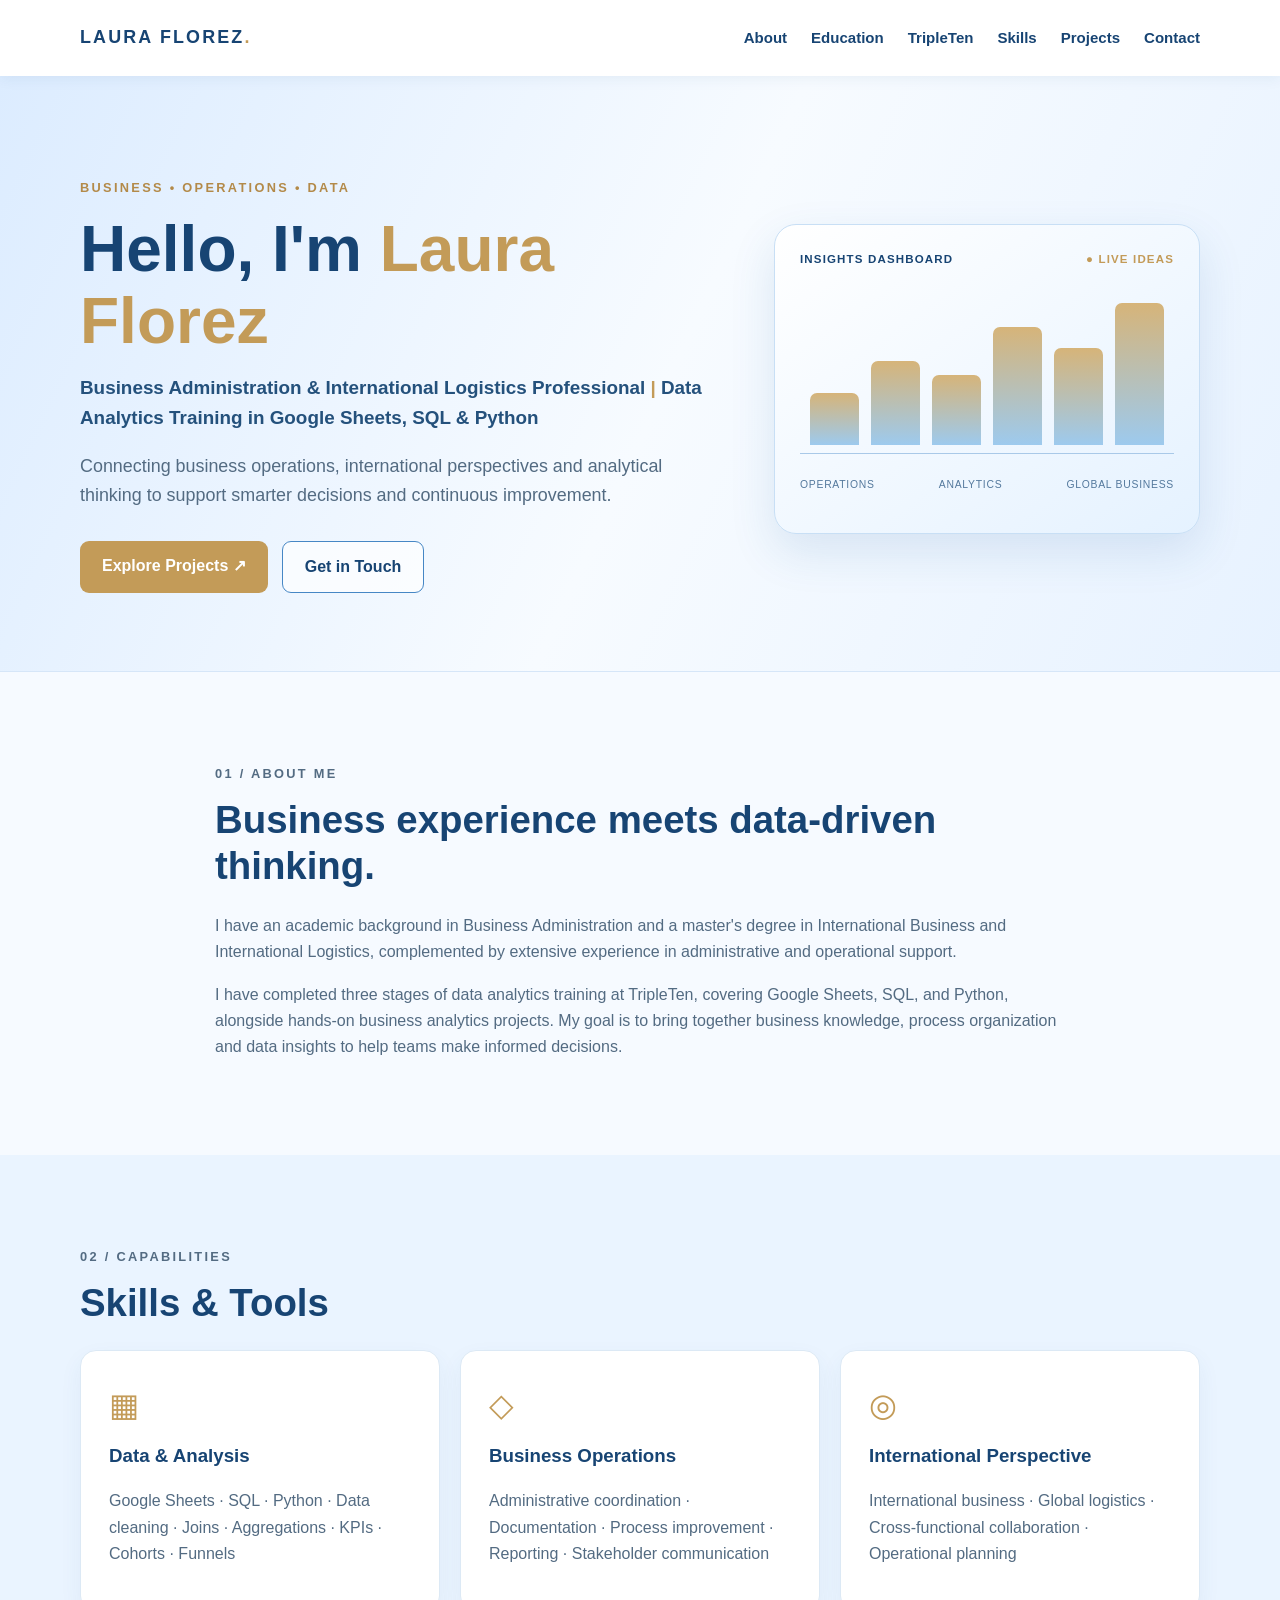
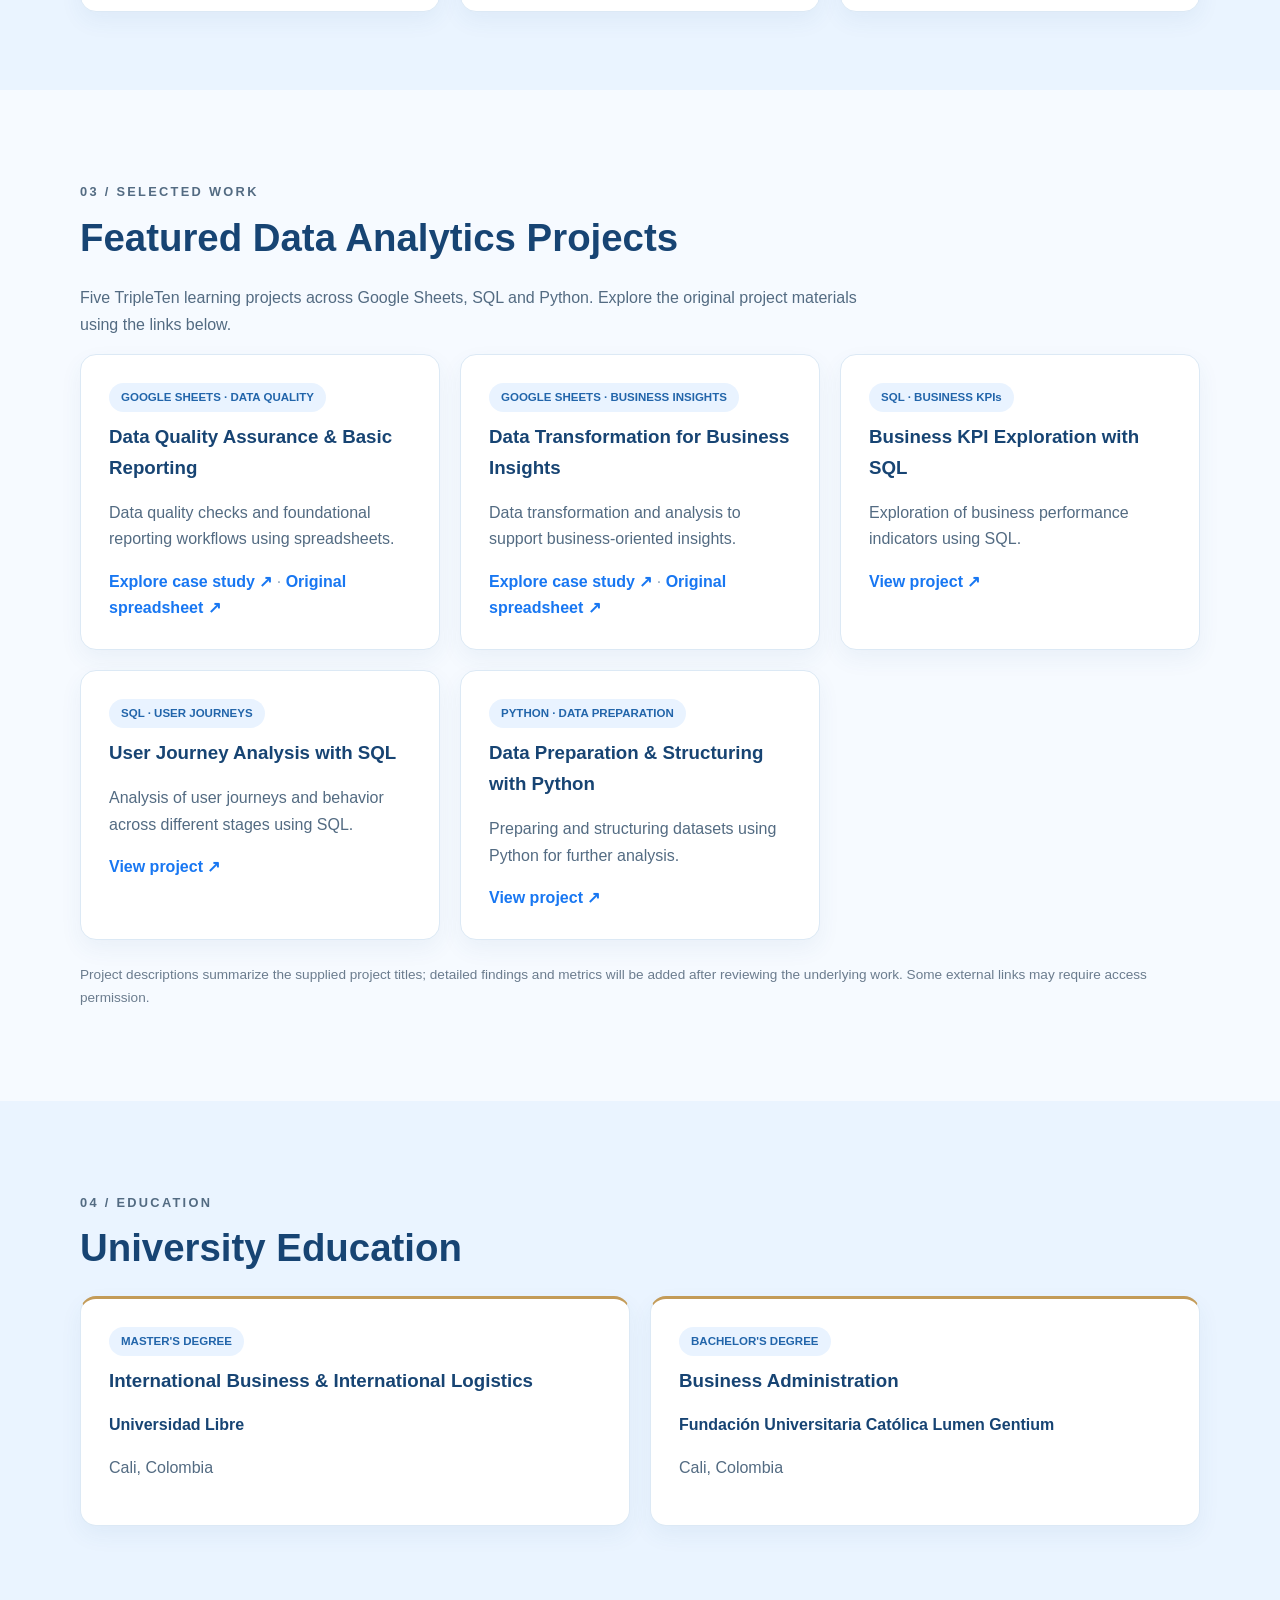
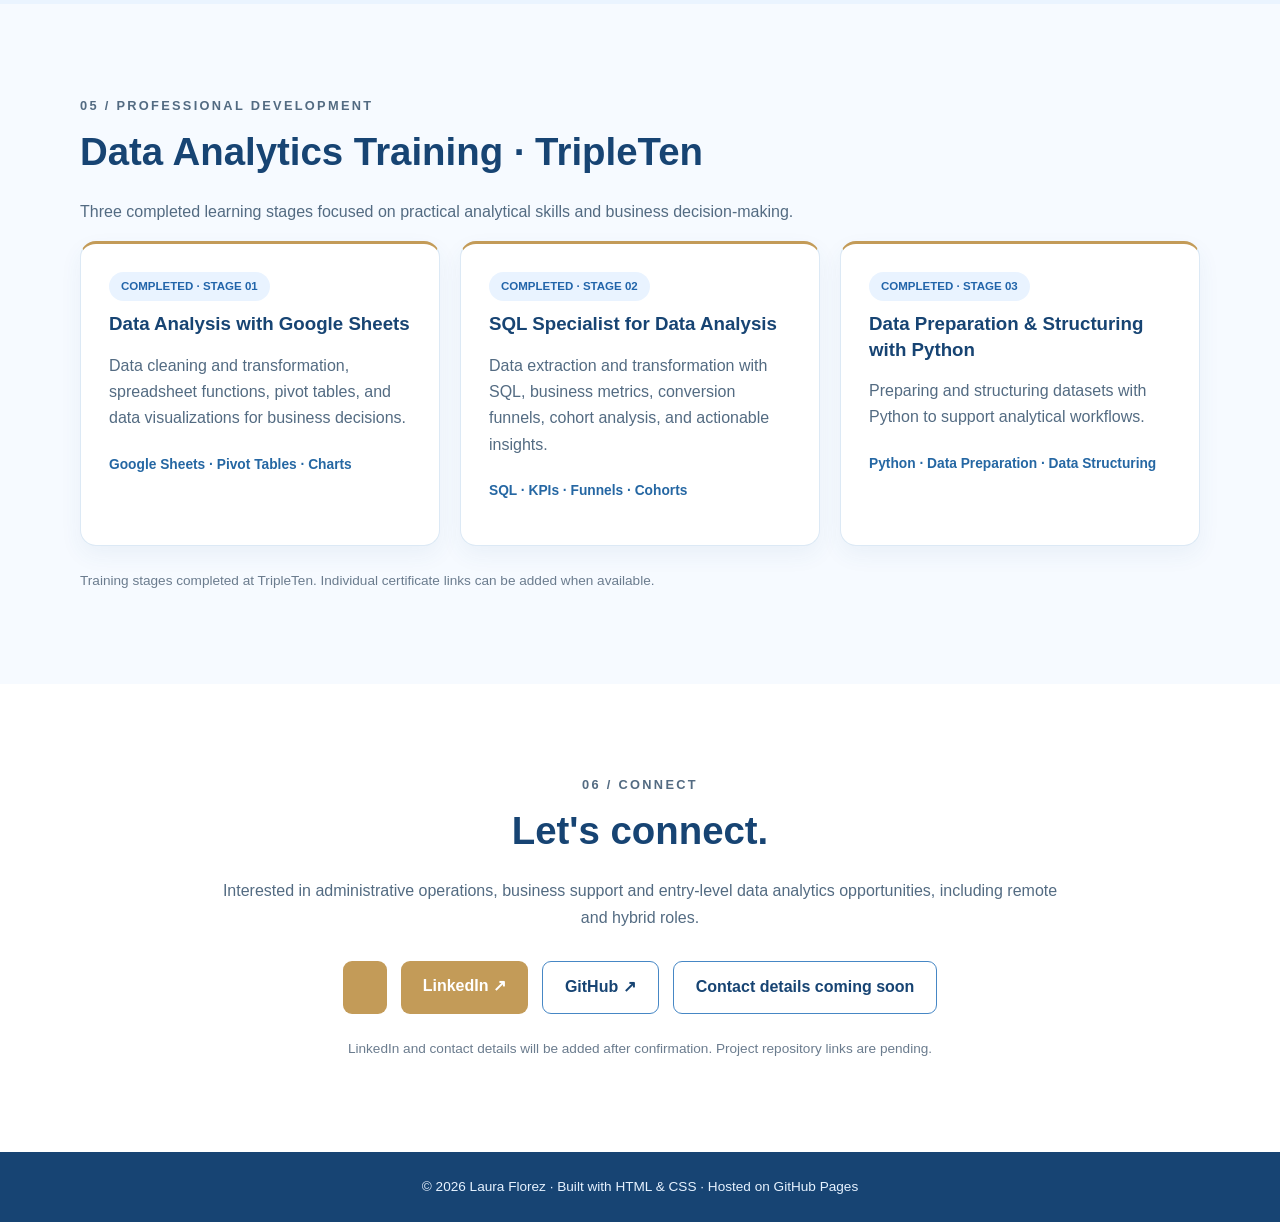
<file: index.html>
<!DOCTYPE html>
<html lang="en">
<head>
  <meta charset="UTF-8" />
  <meta name="viewport" content="width=device-width, initial-scale=1" />
  <meta name="description" content="Professional portfolio in business administration, international logistics and data analytics." />
  <title>Laura Florez | Business Administration, Logistics & Data Analytics</title>
  <link rel="stylesheet" href="styles.css" />
</head>
<body>
  <header class="site-header">
    <nav class="nav container" aria-label="Main navigation">
      <a class="brand" href="#home">LAURA FLOREZ<span>.</span></a>
      <button class="menu-toggle" aria-expanded="false" aria-controls="nav-links" aria-label="Toggle navigation">☰</button>
      <div class="nav-links" id="nav-links">
        <a href="#about">About</a><a href="#education">Education</a><a href="#training">TripleTen</a><a href="#skills">Skills</a><a href="#projects">Projects</a><a href="#contact">Contact</a>
      </div>
    </nav>
  </header>
  <main>
    <section class="hero" id="home">
      <div class="container hero-grid">
        <div>
          <p class="eyebrow">BUSINESS • OPERATIONS • DATA</p>
          <h1>Hello, I'm <span class="gold">Laura Florez</span></h1>
          <h2>Business Administration & International Logistics Professional <span class="separator">|</span> Data Analytics Training in Google Sheets, SQL & Python</h2>
          <p class="lead">Connecting business operations, international perspectives and analytical thinking to support smarter decisions and continuous improvement.</p>
          <div class="actions"><a class="btn primary" href="#projects">Explore Projects ↗</a><a class="btn outline" href="#contact">Get in Touch</a></div>
        </div>
        <div class="hero-art" aria-label="Decorative analytics illustration">
          <div class="art-label">INSIGHTS DASHBOARD <span>● LIVE IDEAS</span></div>
          <div class="chart-bars" aria-hidden="true"><i style="height:34%"></i><i style="height:55%"></i><i style="height:46%"></i><i style="height:78%"></i><i style="height:64%"></i><i style="height:94%"></i></div>
          <div class="art-footer"><span>OPERATIONS</span><span>ANALYTICS</span><span>GLOBAL BUSINESS</span></div>
        </div>
      </div>
    </section>
    <section class="section" id="about"><div class="container narrow"><p class="eyebrow">01 / ABOUT ME</p><h2>Business experience meets data-driven thinking.</h2><p>I have an academic background in Business Administration and a master's degree in International Business and International Logistics, complemented by extensive experience in administrative and operational support.</p><p>I have completed three stages of data analytics training at TripleTen, covering Google Sheets, SQL, and Python, alongside hands-on business analytics projects. My goal is to bring together business knowledge, process organization and data insights to help teams make informed decisions.</p></div></section>
    <section class="section muted" id="skills"><div class="container"><p class="eyebrow">02 / CAPABILITIES</p><h2>Skills & Tools</h2><div class="cards three"><article class="card"><div class="symbol">▦</div><h3>Data & Analysis</h3><p>Google Sheets · SQL · Python · Data cleaning · Joins · Aggregations · KPIs · Cohorts · Funnels</p></article><article class="card"><div class="symbol">◇</div><h3>Business Operations</h3><p>Administrative coordination · Documentation · Process improvement · Reporting · Stakeholder communication</p></article><article class="card"><div class="symbol">◎</div><h3>International Perspective</h3><p>International business · Global logistics · Cross-functional collaboration · Operational planning</p></article></div></div></section>
    <section class="section" id="projects"><div class="container"><p class="eyebrow">03 / SELECTED WORK</p><h2>Featured Data Analytics Projects</h2><p class="section-intro">Five TripleTen learning projects across Google Sheets, SQL and Python. Explore the original project materials using the links below.</p><div class="cards three"><article class="card project"><span class="tag">GOOGLE SHEETS · DATA QUALITY</span><h3>Data Quality Assurance & Basic Reporting</h3><p>Data quality checks and foundational reporting workflows using spreadsheets.</p><a href="project-01.html">Explore case study ↗</a> <span class="project-separator"> · </span><a href="https://docs.google.com/spreadsheets/d/11XRhuISqxcXRchN7dpdIYk6GBSbbOtST/edit?usp=edit" target="_blank" rel="noopener noreferrer">Original spreadsheet ↗</a></article><article class="card project"><span class="tag">GOOGLE SHEETS · BUSINESS INSIGHTS</span><h3>Data Transformation for Business Insights</h3><p>Data transformation and analysis to support business-oriented insights.</p><a href="project-02.html">Explore case study ↗</a> <span class="project-separator"> · </span><a href="https://docs.google.com/spreadsheets/d/1bOqhrLAzeNGHW8TFW4hsB2z8_8GACl3E7jQmsMnUe9U/edit?usp=edit" target="_blank" rel="noopener noreferrer">Original spreadsheet ↗</a></article><article class="card project"><span class="tag">SQL · BUSINESS KPIs</span><h3>Business KPI Exploration with SQL</h3><p>Exploration of business performance indicators using SQL.</p><a href="https://docs.google.com/spreadsheets/d/1y5FAKw8uwq8NyGco3hAxqrmJAXDMZsDulTSN2XrCa5k/edit?usp=edit" target="_blank" rel="noopener noreferrer">View project ↗</a></article><article class="card project"><span class="tag">SQL · USER JOURNEYS</span><h3>User Journey Analysis with SQL</h3><p>Analysis of user journeys and behavior across different stages using SQL.</p><a href="https://docs.google.com/spreadsheets/d/1R__r_tLXyisZ5pubGoo0KHd0pVHHopxL3mhI_1UdwvY/edit?usp=edit" target="_blank" rel="noopener noreferrer">View project ↗</a></article><article class="card project"><span class="tag">PYTHON · DATA PREPARATION</span><h3>Data Preparation & Structuring with Python</h3><p>Preparing and structuring datasets using Python for further analysis.</p><a href="https://tripleten.com/proxy/pierce/trainers/workspace/shares/e52d116f-dc6b-4842-b9d7-1b195aa86907%3A200190285%3Adata-analyst/archive" target="_blank" rel="noopener noreferrer">View project ↗</a></article></div><p class="small-note">Project descriptions summarize the supplied project titles; detailed findings and metrics will be added after reviewing the underlying work. Some external links may require access permission.</p></div></section>
    <section class="section muted" id="education"><div class="container"><p class="eyebrow">04 / EDUCATION</p><h2>University Education</h2><div class="cards education-grid"><article class="card degree"><span class="tag">MASTER'S DEGREE</span><h3>International Business &amp; International Logistics</h3><p class="institution">Universidad Libre</p><p>Cali, Colombia</p></article><article class="card degree"><span class="tag">BACHELOR'S DEGREE</span><h3>Business Administration</h3><p class="institution">Fundación Universitaria Católica Lumen Gentium</p><p>Cali, Colombia</p></article></div></div></section>
    <section class="section" id="training"><div class="container"><p class="eyebrow">05 / PROFESSIONAL DEVELOPMENT</p><h2>Data Analytics Training · TripleTen</h2><p class="section-intro">Three completed learning stages focused on practical analytical skills and business decision-making.</p><div class="cards three"><article class="card training"><span class="tag">COMPLETED · STAGE 01</span><h3>Data Analysis with Google Sheets</h3><p>Data cleaning and transformation, spreadsheet functions, pivot tables, and data visualizations for business decisions.</p><p class="skill-line">Google Sheets · Pivot Tables · Charts</p></article><article class="card training"><span class="tag">COMPLETED · STAGE 02</span><h3>SQL Specialist for Data Analysis</h3><p>Data extraction and transformation with SQL, business metrics, conversion funnels, cohort analysis, and actionable insights.</p><p class="skill-line">SQL · KPIs · Funnels · Cohorts</p></article><article class="card training"><span class="tag">COMPLETED · STAGE 03</span><h3>Data Preparation &amp; Structuring with Python</h3><p>Preparing and structuring datasets with Python to support analytical workflows.</p><p class="skill-line">Python · Data Preparation · Data Structuring</p></article></div><p class="small-note">Training stages completed at TripleTen. Individual certificate links can be added when available.</p></div></section>
    <section class="section contact" id="contact"><div class="container narrow"><p class="eyebrow">06 / CONNECT</p><h2>Let's connect.</h2><p>Interested in administrative operations, business support and entry-level data analytics opportunities, including remote and hybrid roles.</p><div class="actions"><a class="btn primary" href="#contact" target="_blank" rel="noopener noreferrer"><a class="btn primary" href="https://www.linkedin.com/in/laura-florez-2352391b7/" target="_blank" rel="noopener noreferrer">LinkedIn ↗</a></a><a class="btn outline dark-outline" href="https://github.com/lauraflorezTECH" target="_blank" rel="noopener noreferrer">GitHub ↗</a><a class="btn outline dark-outline" href="#contact">Contact details coming soon</a></div><p class="small-note">LinkedIn and contact details will be added after confirmation. Project repository links are pending.</p></div></section>
  </main>
  <footer><div class="container">© <span id="year"></span> Laura Florez · Built with HTML & CSS · Hosted on GitHub Pages</div></footer>
  <script src="script.js"></script>
</body>
</html>
</file>
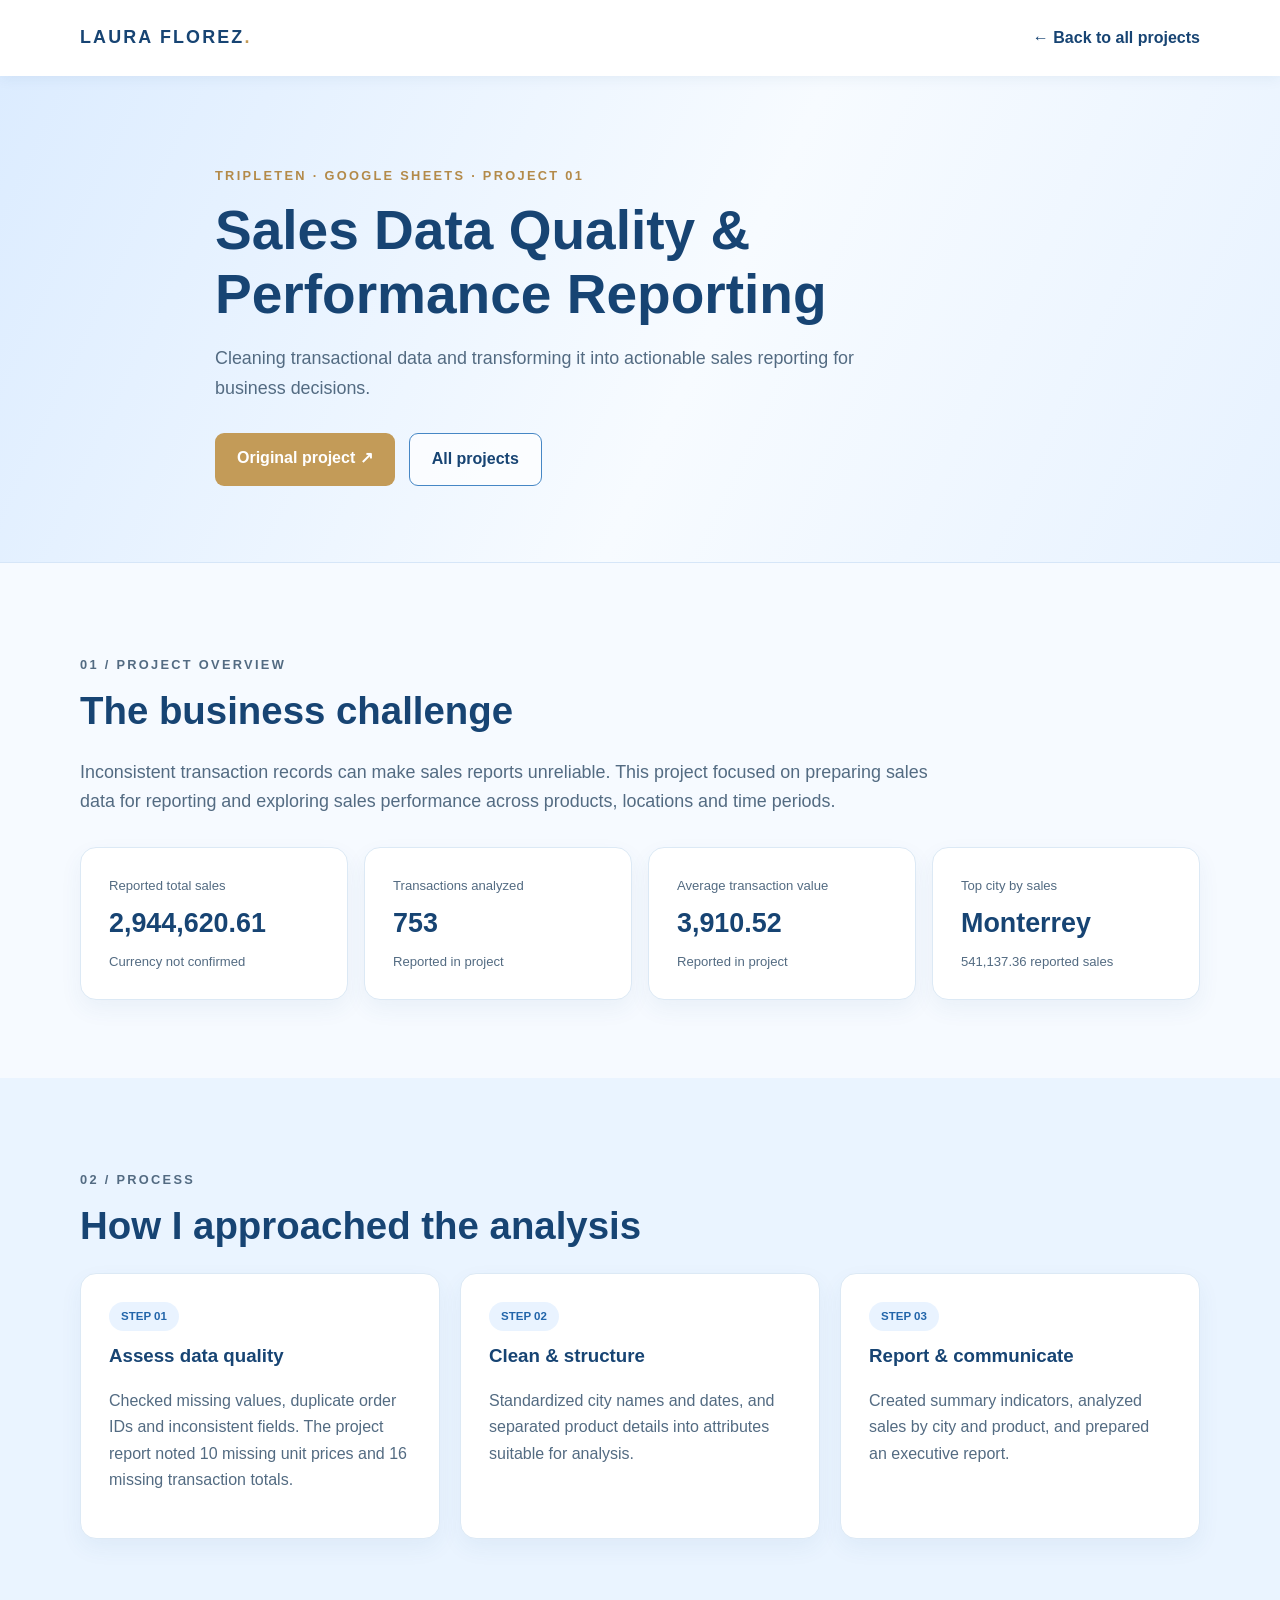
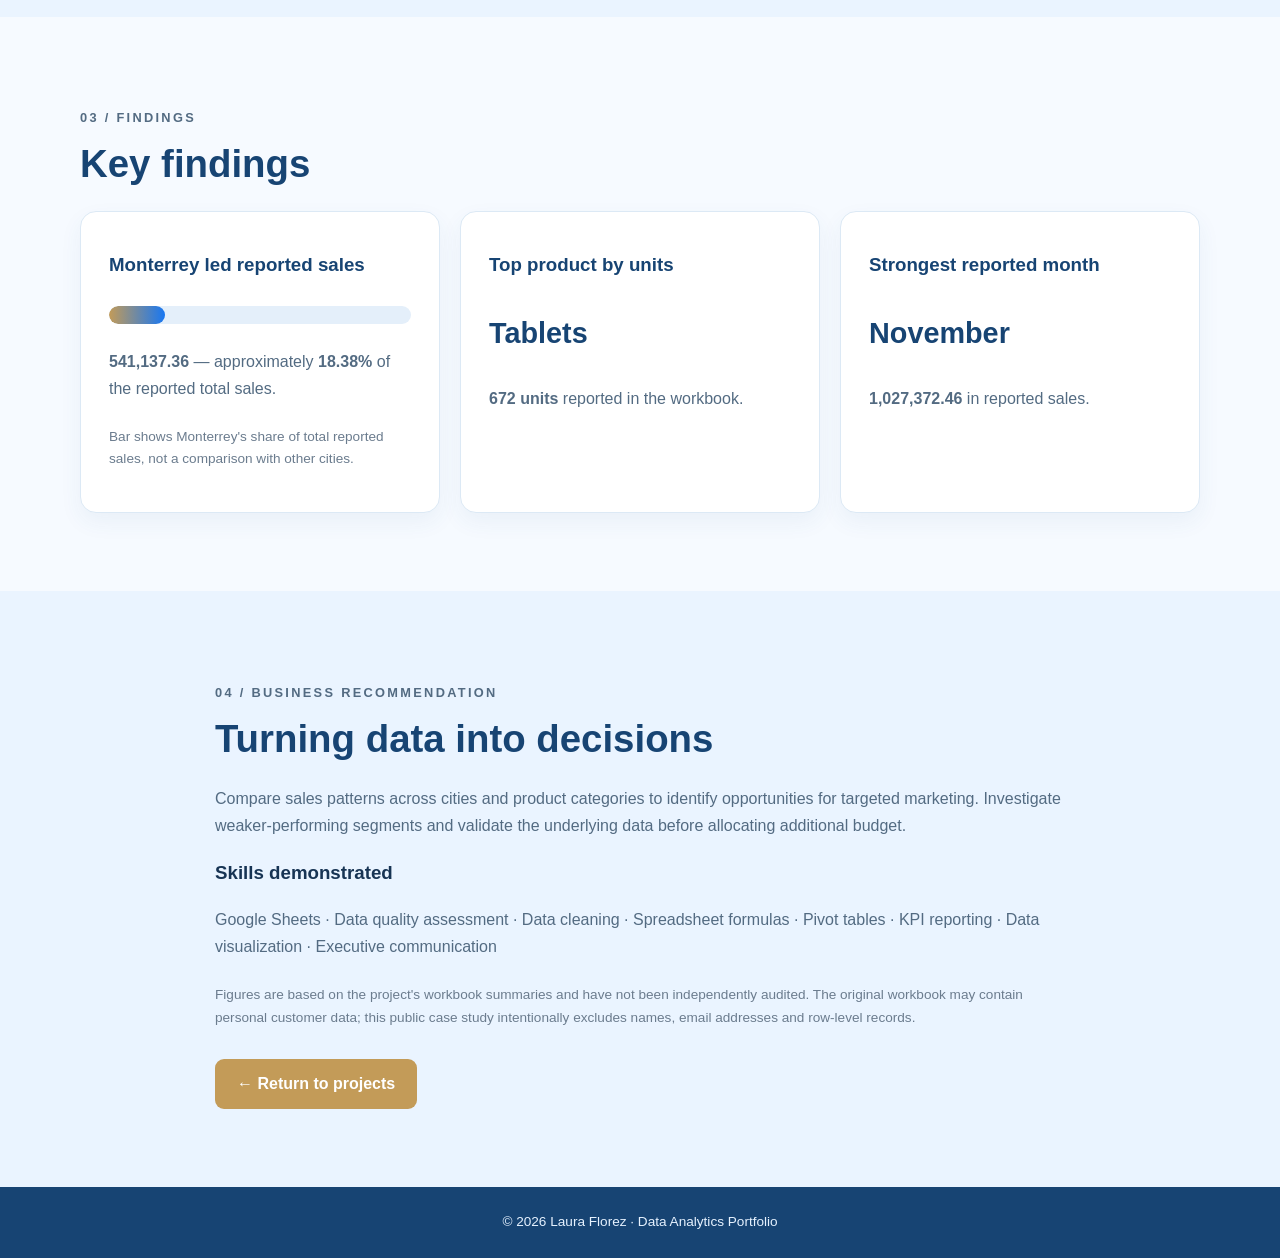
<file: project-01.html>
<!DOCTYPE html>
<html lang="en">
<head>
<meta charset="UTF-8"><meta name="viewport" content="width=device-width, initial-scale=1">
<meta name="description" content="Laura Florez's Google Sheets sales data quality and reporting case study.">
<title>Project 01 | Sales Data Quality & Performance Reporting — Laura Florez</title>
<link rel="stylesheet" href="styles.css">
</head>
<body>
<header class="site-header"><nav class="nav container" aria-label="Main navigation">
<a class="brand" href="index.html#home">LAURA FLOREZ<span>.</span></a>
<a class="case-back" href="index.html#projects">← Back to all projects</a>
</nav></header>
<main>
<section class="case-hero"><div class="container narrow">
<p class="eyebrow">TRIPLETEN · GOOGLE SHEETS · PROJECT 01</p>
<h1>Sales Data Quality &amp; Performance Reporting</h1>
<p class="lead">Cleaning transactional data and transforming it into actionable sales reporting for business decisions.</p>
<div class="actions"><a class="btn primary" href="https://docs.google.com/spreadsheets/d/11XRhuISqxcXRchN7dpdIYk6GBSbbOtST/edit?usp=edit" target="_blank" rel="noopener noreferrer">Original project ↗</a><a class="btn outline" href="index.html#projects">All projects</a></div>
</div></section>
<section class="section"><div class="container">
<p class="eyebrow">01 / PROJECT OVERVIEW</p><h2>The business challenge</h2>
<p class="case-copy">Inconsistent transaction records can make sales reports unreliable. This project focused on preparing sales data for reporting and exploring sales performance across products, locations and time periods.</p>
<div class="case-kpis">
<div class="card case-kpi"><span>Reported total sales</span><strong>2,944,620.61</strong><small>Currency not confirmed</small></div>
<div class="card case-kpi"><span>Transactions analyzed</span><strong>753</strong><small>Reported in project</small></div>
<div class="card case-kpi"><span>Average transaction value</span><strong>3,910.52</strong><small>Reported in project</small></div>
<div class="card case-kpi"><span>Top city by sales</span><strong>Monterrey</strong><small>541,137.36 reported sales</small></div>
</div></div></section>
<section class="section muted"><div class="container"><p class="eyebrow">02 / PROCESS</p><h2>How I approached the analysis</h2>
<div class="cards three">
<article class="card"><span class="tag">STEP 01</span><h3>Assess data quality</h3><p>Checked missing values, duplicate order IDs and inconsistent fields. The project report noted 10 missing unit prices and 16 missing transaction totals.</p></article>
<article class="card"><span class="tag">STEP 02</span><h3>Clean &amp; structure</h3><p>Standardized city names and dates, and separated product details into attributes suitable for analysis.</p></article>
<article class="card"><span class="tag">STEP 03</span><h3>Report &amp; communicate</h3><p>Created summary indicators, analyzed sales by city and product, and prepared an executive report.</p></article>
</div></div></section>
<section class="section"><div class="container"><p class="eyebrow">03 / FINDINGS</p><h2>Key findings</h2>
<div class="case-findings">
<div class="card"><h3>Monterrey led reported sales</h3><div class="case-bar"><span style="width:18.38%"></span></div><p><strong>541,137.36</strong> — approximately <strong>18.38%</strong> of the reported total sales.</p><p class="small-note">Bar shows Monterrey's share of total reported sales, not a comparison with other cities.</p></div>
<div class="card"><h3>Top product by units</h3><p class="case-emphasis">Tablets</p><p><strong>672 units</strong> reported in the workbook.</p></div>
<div class="card"><h3>Strongest reported month</h3><p class="case-emphasis">November</p><p><strong>1,027,372.46</strong> in reported sales.</p></div>
</div></div></section>
<section class="section muted"><div class="container narrow"><p class="eyebrow">04 / BUSINESS RECOMMENDATION</p><h2>Turning data into decisions</h2>
<p>Compare sales patterns across cities and product categories to identify opportunities for targeted marketing. Investigate weaker-performing segments and validate the underlying data before allocating additional budget.</p>
<h3>Skills demonstrated</h3><p>Google Sheets · Data quality assessment · Data cleaning · Spreadsheet formulas · Pivot tables · KPI reporting · Data visualization · Executive communication</p>
<p class="small-note">Figures are based on the project's workbook summaries and have not been independently audited. The original workbook may contain personal customer data; this public case study intentionally excludes names, email addresses and row-level records.</p>
<div class="actions"><a class="btn primary" href="index.html#projects">← Return to projects</a></div>
</div></section>
</main>
<footer><div class="container">© <span id="year"></span> Laura Florez · Data Analytics Portfolio</div></footer>
<script src="script.js"></script>
</body></html>
</file>
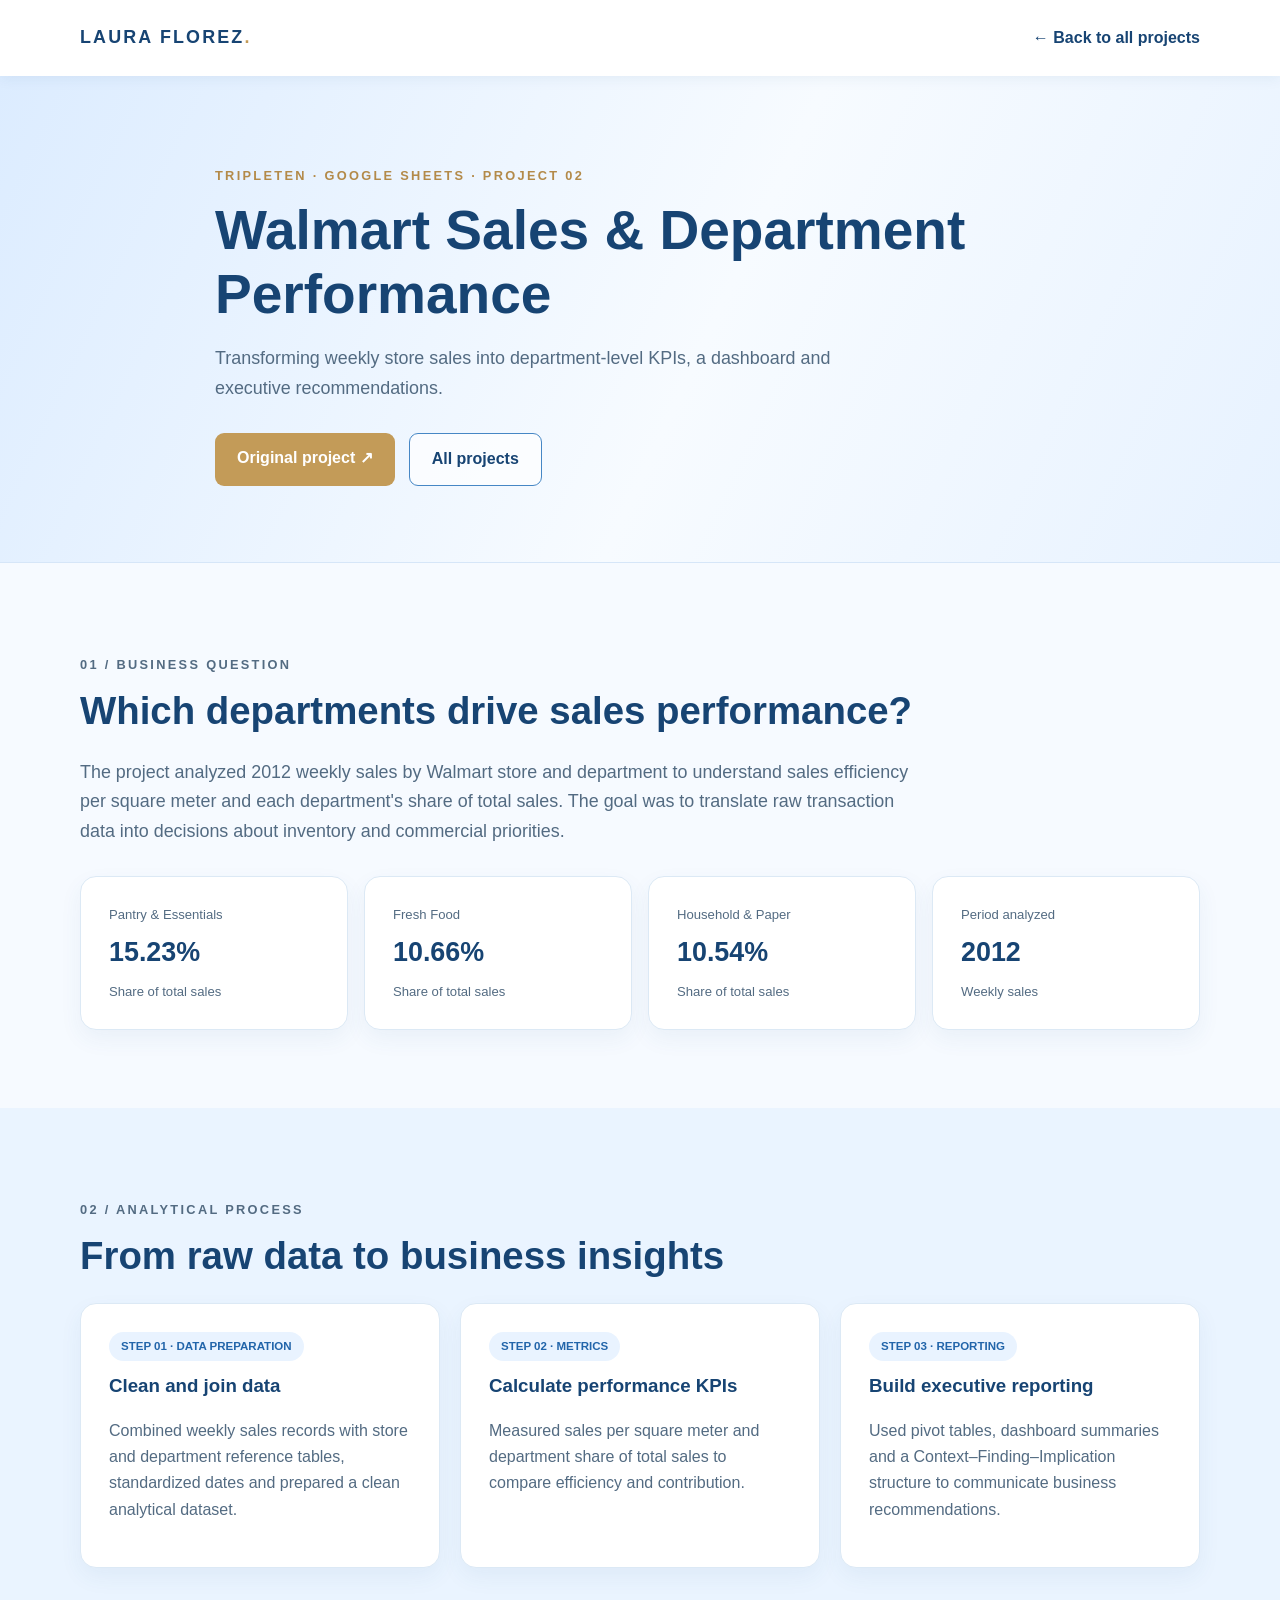
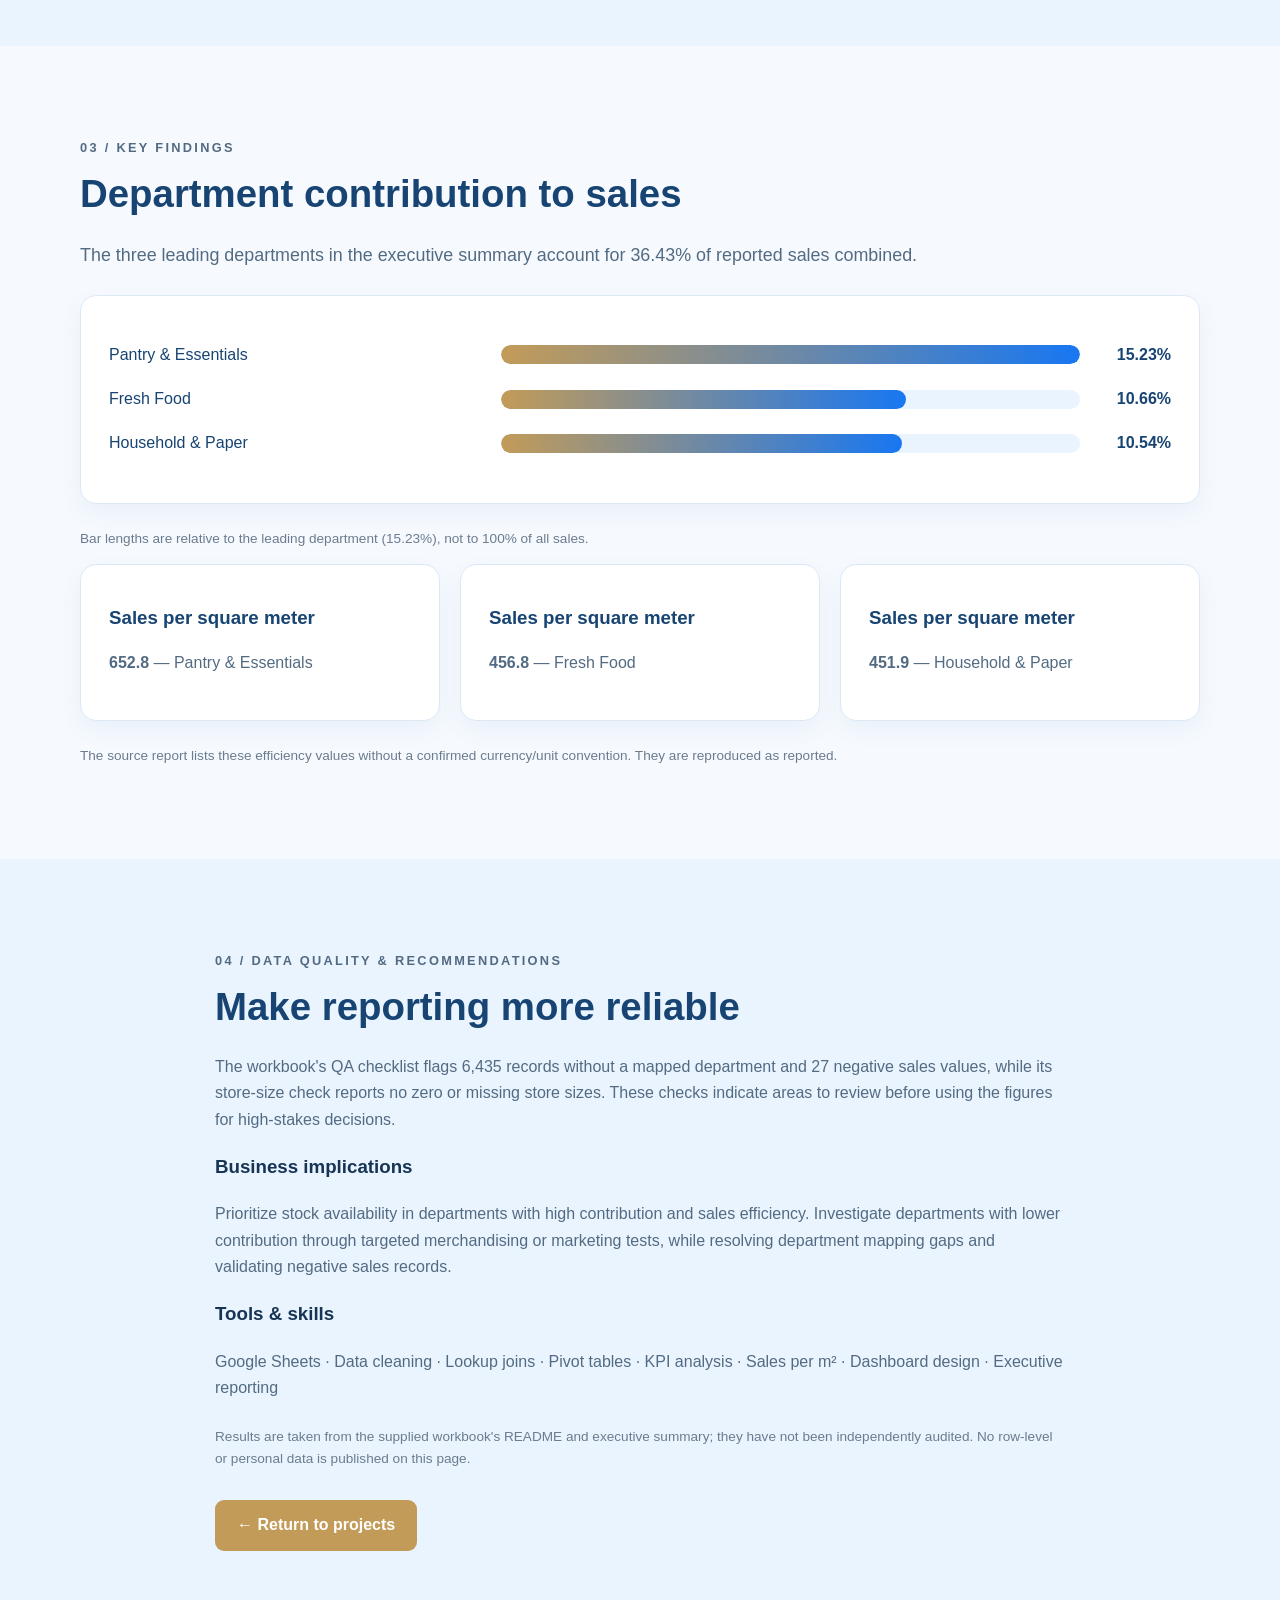
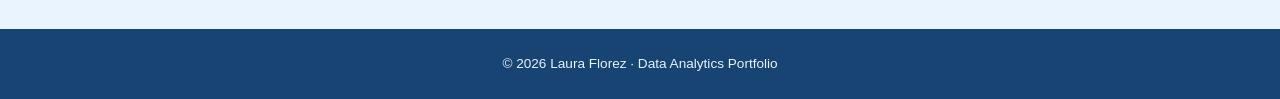
<file: project-02.html>
<!DOCTYPE html>
<html lang="en"><head><meta charset="UTF-8"><meta name="viewport" content="width=device-width, initial-scale=1"><meta name="description" content="Walmart department sales analysis and executive insights using Google Sheets by Laura Florez."><title>Project 02 | Walmart Sales & Department Performance — Laura Florez</title><link rel="stylesheet" href="styles.css"></head>
<body><header class="site-header"><nav class="nav container" aria-label="Main navigation"><a class="brand" href="index.html#home">LAURA FLOREZ<span>.</span></a><a class="case-back" href="index.html#projects">← Back to all projects</a></nav></header>
<main><section class="case-hero"><div class="container narrow"><p class="eyebrow">TRIPLETEN · GOOGLE SHEETS · PROJECT 02</p><h1>Walmart Sales &amp; Department Performance</h1><p class="lead">Transforming weekly store sales into department-level KPIs, a dashboard and executive recommendations.</p><div class="actions"><a class="btn primary" href="https://docs.google.com/spreadsheets/d/1bOqhrLAzeNGHW8TFW4hsB2z8_8GACl3E7jQmsMnUe9U/edit?usp=edit" target="_blank" rel="noopener noreferrer">Original project ↗</a><a class="btn outline" href="index.html#projects">All projects</a></div></div></section>
<section class="section"><div class="container"><p class="eyebrow">01 / BUSINESS QUESTION</p><h2>Which departments drive sales performance?</h2><p class="case-copy">The project analyzed 2012 weekly sales by Walmart store and department to understand sales efficiency per square meter and each department's share of total sales. The goal was to translate raw transaction data into decisions about inventory and commercial priorities.</p><div class="case-kpis"><div class="card case-kpi"><span>Pantry &amp; Essentials</span><strong>15.23%</strong><small>Share of total sales</small></div><div class="card case-kpi"><span>Fresh Food</span><strong>10.66%</strong><small>Share of total sales</small></div><div class="card case-kpi"><span>Household &amp; Paper</span><strong>10.54%</strong><small>Share of total sales</small></div><div class="card case-kpi"><span>Period analyzed</span><strong>2012</strong><small>Weekly sales</small></div></div></div></section>
<section class="section muted"><div class="container"><p class="eyebrow">02 / ANALYTICAL PROCESS</p><h2>From raw data to business insights</h2><div class="cards three"><article class="card"><span class="tag">STEP 01 · DATA PREPARATION</span><h3>Clean and join data</h3><p>Combined weekly sales records with store and department reference tables, standardized dates and prepared a clean analytical dataset.</p></article><article class="card"><span class="tag">STEP 02 · METRICS</span><h3>Calculate performance KPIs</h3><p>Measured sales per square meter and department share of total sales to compare efficiency and contribution.</p></article><article class="card"><span class="tag">STEP 03 · REPORTING</span><h3>Build executive reporting</h3><p>Used pivot tables, dashboard summaries and a Context–Finding–Implication structure to communicate business recommendations.</p></article></div></div></section>
<section class="section"><div class="container"><p class="eyebrow">03 / KEY FINDINGS</p><h2>Department contribution to sales</h2><p class="case-copy">The three leading departments in the executive summary account for 36.43% of reported sales combined.</p><div class="case-chart" role="img" aria-label="Department sales share: Pantry and Essentials 15.23 percent, Fresh Food 10.66 percent, Household and Paper 10.54 percent."><div class="case-chart-row"><span>Pantry &amp; Essentials</span><div class="case-track"><i style="width:100%"></i></div><strong>15.23%</strong></div><div class="case-chart-row"><span>Fresh Food</span><div class="case-track"><i style="width:70%"></i></div><strong>10.66%</strong></div><div class="case-chart-row"><span>Household &amp; Paper</span><div class="case-track"><i style="width:69.2%"></i></div><strong>10.54%</strong></div></div><p class="small-note">Bar lengths are relative to the leading department (15.23%), not to 100% of all sales.</p><div class="cards three"><article class="card"><h3>Sales per square meter</h3><p><strong>652.8</strong> — Pantry &amp; Essentials</p></article><article class="card"><h3>Sales per square meter</h3><p><strong>456.8</strong> — Fresh Food</p></article><article class="card"><h3>Sales per square meter</h3><p><strong>451.9</strong> — Household &amp; Paper</p></article></div><p class="small-note">The source report lists these efficiency values without a confirmed currency/unit convention. They are reproduced as reported.</p></div></section>
<section class="section muted"><div class="container narrow"><p class="eyebrow">04 / DATA QUALITY &amp; RECOMMENDATIONS</p><h2>Make reporting more reliable</h2><p>The workbook's QA checklist flags 6,435 records without a mapped department and 27 negative sales values, while its store-size check reports no zero or missing store sizes. These checks indicate areas to review before using the figures for high-stakes decisions.</p><h3>Business implications</h3><p>Prioritize stock availability in departments with high contribution and sales efficiency. Investigate departments with lower contribution through targeted merchandising or marketing tests, while resolving department mapping gaps and validating negative sales records.</p><h3>Tools &amp; skills</h3><p>Google Sheets · Data cleaning · Lookup joins · Pivot tables · KPI analysis · Sales per m² · Dashboard design · Executive reporting</p><p class="small-note">Results are taken from the supplied workbook's README and executive summary; they have not been independently audited. No row-level or personal data is published on this page.</p><div class="actions"><a class="btn primary" href="index.html#projects">← Return to projects</a></div></div></section></main>
<footer><div class="container">© <span id="year"></span> Laura Florez · Data Analytics Portfolio</div></footer><script src="script.js"></script></body></html>
</file>
<file: styles.css>
:root{--blue:#1877f2;--navy:#174473;--sky:#eaf4ff;--gold:#c39b58;--ink:#173454;--muted:#536b82;--white:#fff}*{box-sizing:border-box}html{scroll-behavior:smooth}body{margin:0;font-family:Arial,Helvetica,sans-serif;color:var(--ink);background:#f6faff;line-height:1.65}a{color:var(--blue)}.container{width:min(1120px,92%);margin:auto}.site-header{position:sticky;top:0;background:#fff;box-shadow:0 2px 14px #12477512;z-index:10}.nav{display:flex;align-items:center;justify-content:space-between;min-height:76px;gap:24px}.brand{font-size:1.12rem;letter-spacing:.12em;font-weight:800;color:var(--navy);text-decoration:none}.brand span,.gold,.separator{color:var(--gold)}.nav-links{display:flex;gap:24px}.nav-links a{text-decoration:none;color:var(--navy);font-size:.94rem;font-weight:600}.nav-links a:hover{color:var(--blue)}.menu-toggle{display:none;border:0;background:none;font-size:1.7rem;color:var(--navy)}.hero{background:linear-gradient(115deg,#dcecff 0%,#f7fbff 52%,#e7f2ff 100%);padding:88px 0 78px;border-bottom:1px solid #d6e6f8}.hero-grid{display:grid;grid-template-columns:1.2fr .8fr;align-items:center;gap:55px}.eyebrow{font-size:.8rem;letter-spacing:.18em;font-weight:800;color:#b38a49}.hero h1{font-size:clamp(2.6rem,5vw,4.4rem);line-height:1.12;margin:16px 0;color:var(--navy)}.hero h2{font-size:1.18rem;font-weight:600;line-height:1.6;color:#24517c}.lead{font-size:1.12rem;color:var(--muted);max-width:650px}.actions{display:flex;flex-wrap:wrap;gap:14px;margin-top:30px}.btn{display:inline-block;padding:12px 22px;border-radius:9px;font-weight:700;text-decoration:none;transition:transform .2s,box-shadow .2s}.btn:hover{transform:translateY(-2px);box-shadow:0 6px 18px #17447325}.primary{background:var(--gold);color:#fff}.outline{border:1px solid #4687c5;color:var(--navy);background:#ffffffb0}.hero-art{background:linear-gradient(145deg,#fff,#e5f2ff);border:1px solid #c8dff5;border-radius:22px;padding:25px;min-height:310px;box-shadow:0 18px 45px #1c5e9c20}.art-label{display:flex;justify-content:space-between;gap:8px;color:var(--navy);font-size:.72rem;letter-spacing:.1em;font-weight:700}.art-label span{color:var(--gold)}.chart-bars{height:185px;display:flex;gap:12px;align-items:flex-end;padding:25px 10px 8px;border-bottom:1px solid #a9c9e8}.chart-bars i{display:block;flex:1;background:linear-gradient(#d6b479,#9dcaee);border-radius:7px 7px 0 0}.art-footer{display:flex;justify-content:space-between;gap:8px;font-size:.65rem;color:#54799d;margin-top:22px;letter-spacing:.07em}.section{padding:78px 0}.section h2{font-size:clamp(1.8rem,3vw,2.65rem);color:var(--navy);margin:8px 0 24px;line-height:1.2}.narrow{max-width:850px}.section p{color:var(--muted)}.muted{background:var(--sky)}.cards{display:grid;gap:20px}.three{grid-template-columns:repeat(3,1fr)}.card{background:white;border:1px solid #dce9f5;border-radius:16px;padding:28px;box-shadow:0 9px 22px #285e9410}.card h3{color:var(--navy);margin:10px 0}.symbol{font-size:2rem;color:var(--gold)}.tag{display:inline-block;background:#e9f3ff;color:#2265aa;border-radius:30px;padding:5px 12px;font-size:.72rem;font-weight:700}.project a{font-weight:700;text-decoration:none}.small-note{font-size:.85rem;color:#6b7c8e!important;margin-top:24px}.section-intro{max-width:780px}.timeline{display:grid;grid-template-columns:repeat(2,1fr);gap:18px}.timeline>div{position:relative;background:#fff;border-radius:14px;padding:24px 26px;border-left:4px solid var(--gold);box-shadow:0 6px 16px #285e9410}.timeline h3{margin:0;color:var(--navy)}.timeline p{margin:5px 0 0}.timeline-dot{display:none}.contact{text-align:center;background:#fff}.contact .actions{justify-content:center}.dark-outline{background:white}footer{background:#174473;color:#e6f2ff;padding:24px 0;font-size:.85rem;text-align:center}@media(max-width:800px){.hero-grid,.three,.timeline{grid-template-columns:1fr}.hero{padding:58px 0}.hero-art{min-height:270px}.nav-links{display:none;position:absolute;top:76px;left:0;right:0;background:white;padding:22px 5%;box-shadow:0 10px 20px #17447318;flex-direction:column}.nav-links.open{display:flex}.menu-toggle{display:block}.section{padding:55px 0}}@media(max-width:440px){.hero h1{font-size:2.45rem}.actions .btn{width:100%;text-align:center}}

/* Education and TripleTen learning stages */
.education-grid{grid-template-columns:repeat(2,minmax(0,1fr))}.degree,.training{border-top:3px solid var(--gold)}.institution{font-weight:700;color:var(--navy)!important}.skill-line{font-size:.86rem;font-weight:700;color:#2567a3!important;margin-top:22px}.training h3{line-height:1.35}@media(max-width:800px){.education-grid{grid-template-columns:1fr}}


/* Project 01 case study additions */
.case-hero{padding:76px 0;background:linear-gradient(115deg,#dcecff,#f7fbff 55%,#e7f2ff);border-bottom:1px solid #d6e6f8}
.case-hero h1{font-size:clamp(2.2rem,4.3vw,3.7rem);line-height:1.16;color:var(--navy);margin:12px 0}
.case-back{color:var(--navy);font-weight:700;text-decoration:none}
.case-copy{max-width:850px;font-size:1.12rem;color:var(--muted)}
.case-kpis{display:grid;grid-template-columns:repeat(4,minmax(0,1fr));gap:16px;margin-top:30px}
.case-kpi span,.case-kpi small{display:block;color:var(--muted);font-size:.82rem}
.case-kpi strong{display:block;color:var(--navy);font-size:clamp(1.2rem,2.1vw,1.7rem);margin:9px 0;overflow-wrap:anywhere}
.case-findings{display:grid;grid-template-columns:repeat(3,minmax(0,1fr));gap:20px}
.case-findings .card{min-width:0}
.case-emphasis{font-size:1.8rem!important;font-weight:800;color:var(--navy)!important}
.case-bar{background:#e4effa;border-radius:999px;height:18px;overflow:hidden;margin:25px 0}
.case-bar span{display:block;background:linear-gradient(90deg,var(--gold),var(--blue));height:100%;border-radius:999px}
.project-separator{color:#8ca4bc}
@media(max-width:900px){.case-kpis{grid-template-columns:repeat(2,minmax(0,1fr))}.case-findings{grid-template-columns:1fr}}
@media(max-width:540px){.case-kpis{grid-template-columns:1fr}.case-hero{padding:50px 0}.case-back{font-size:.84rem}}

/* Case study layout refinements */
.case-kpis{align-items:stretch}
.case-kpi{display:flex;flex-direction:column;gap:8px;justify-content:center;min-width:0}
.case-kpi span,.case-kpi small{line-height:1.45}
.case-kpi strong{line-height:1.25;margin:4px 0;overflow-wrap:anywhere}
.case-chart{background:white;border:1px solid #dce9f5;border-radius:16px;padding:28px;margin:24px 0;box-shadow:0 9px 22px #285e9410}
.case-chart-row{display:grid;grid-template-columns:minmax(180px,1.3fr) minmax(90px,2fr) 75px;align-items:center;gap:16px;margin:18px 0;color:var(--navy)}
.case-track{height:19px;background:#eaf4ff;border-radius:30px;overflow:hidden}
.case-track i{display:block;height:100%;background:linear-gradient(90deg,#c39b58,#1877f2);border-radius:30px}
.case-chart-row strong{text-align:right}
@media(max-width:650px){.case-chart{padding:18px}.case-chart-row{grid-template-columns:1fr 70px;gap:7px}.case-chart-row span{grid-column:1/-1}.case-track{grid-column:1}.case-chart-row strong{grid-column:2}}
</file>
